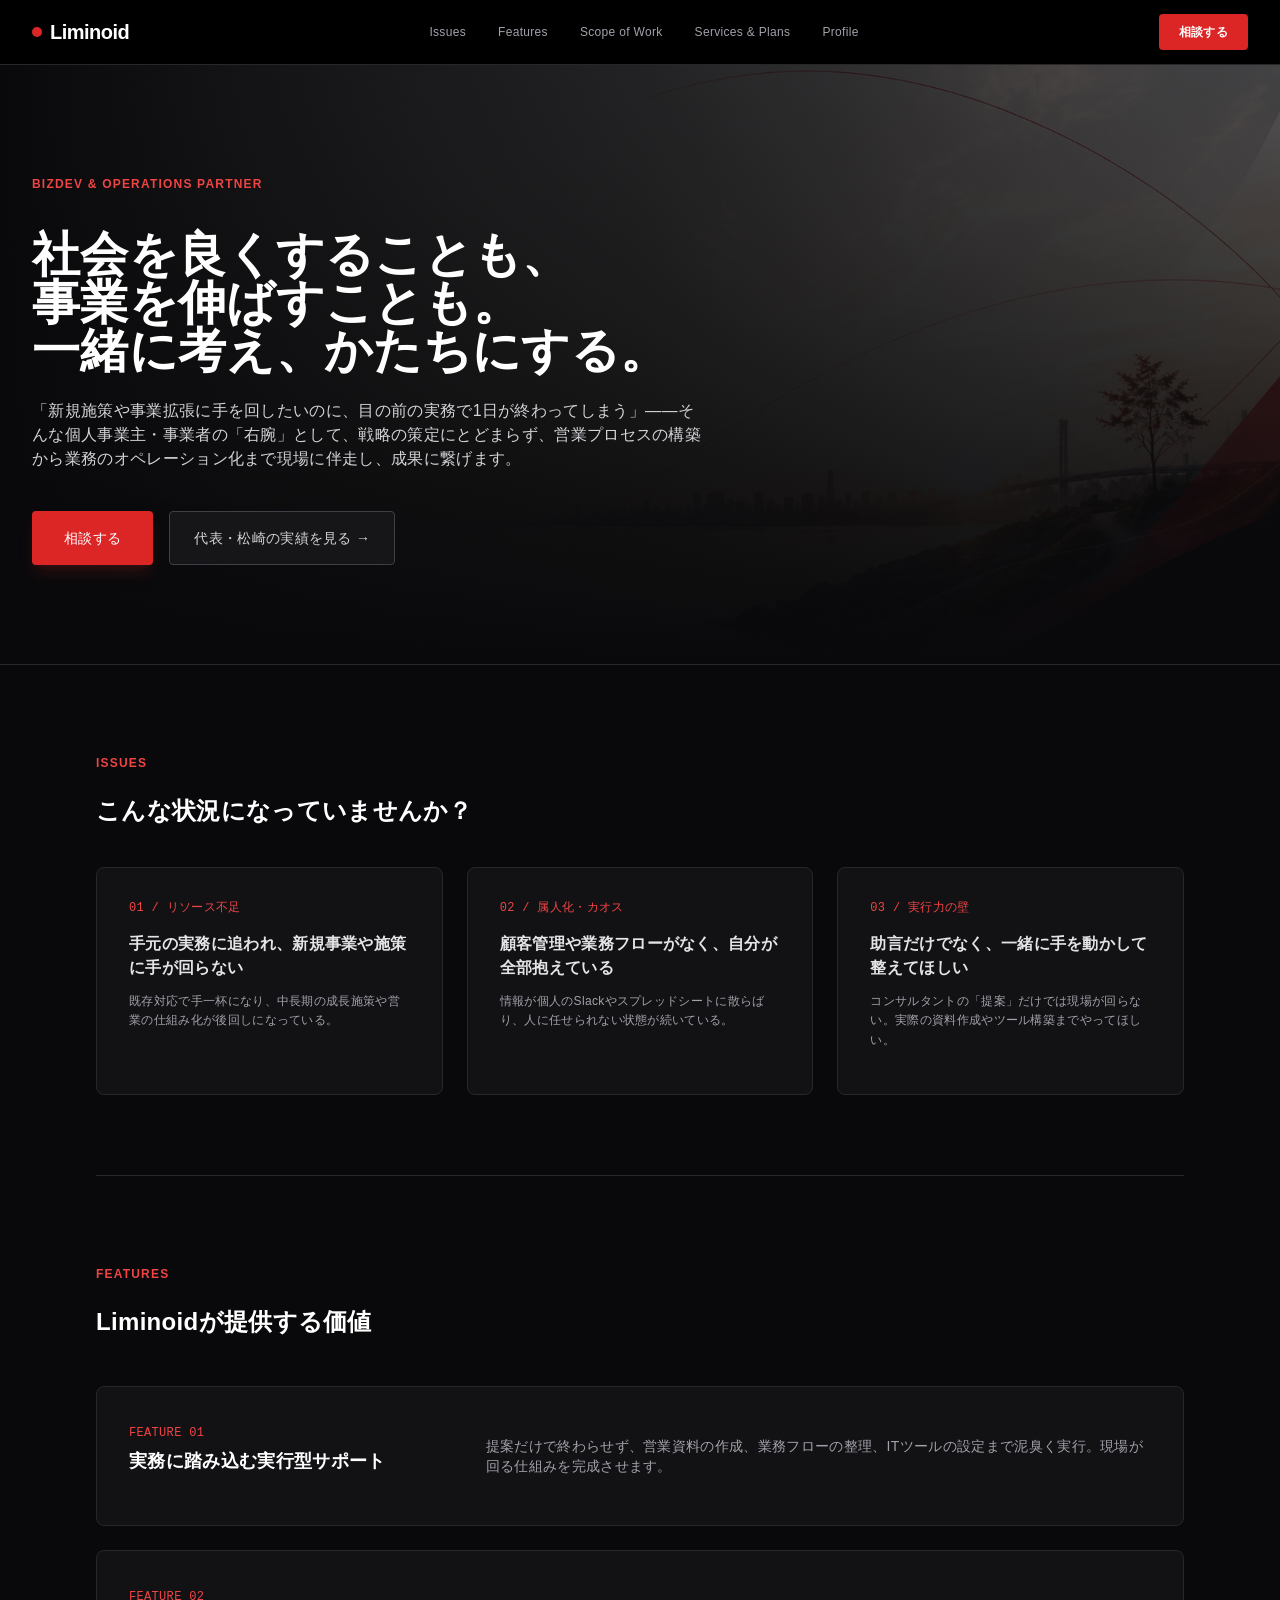
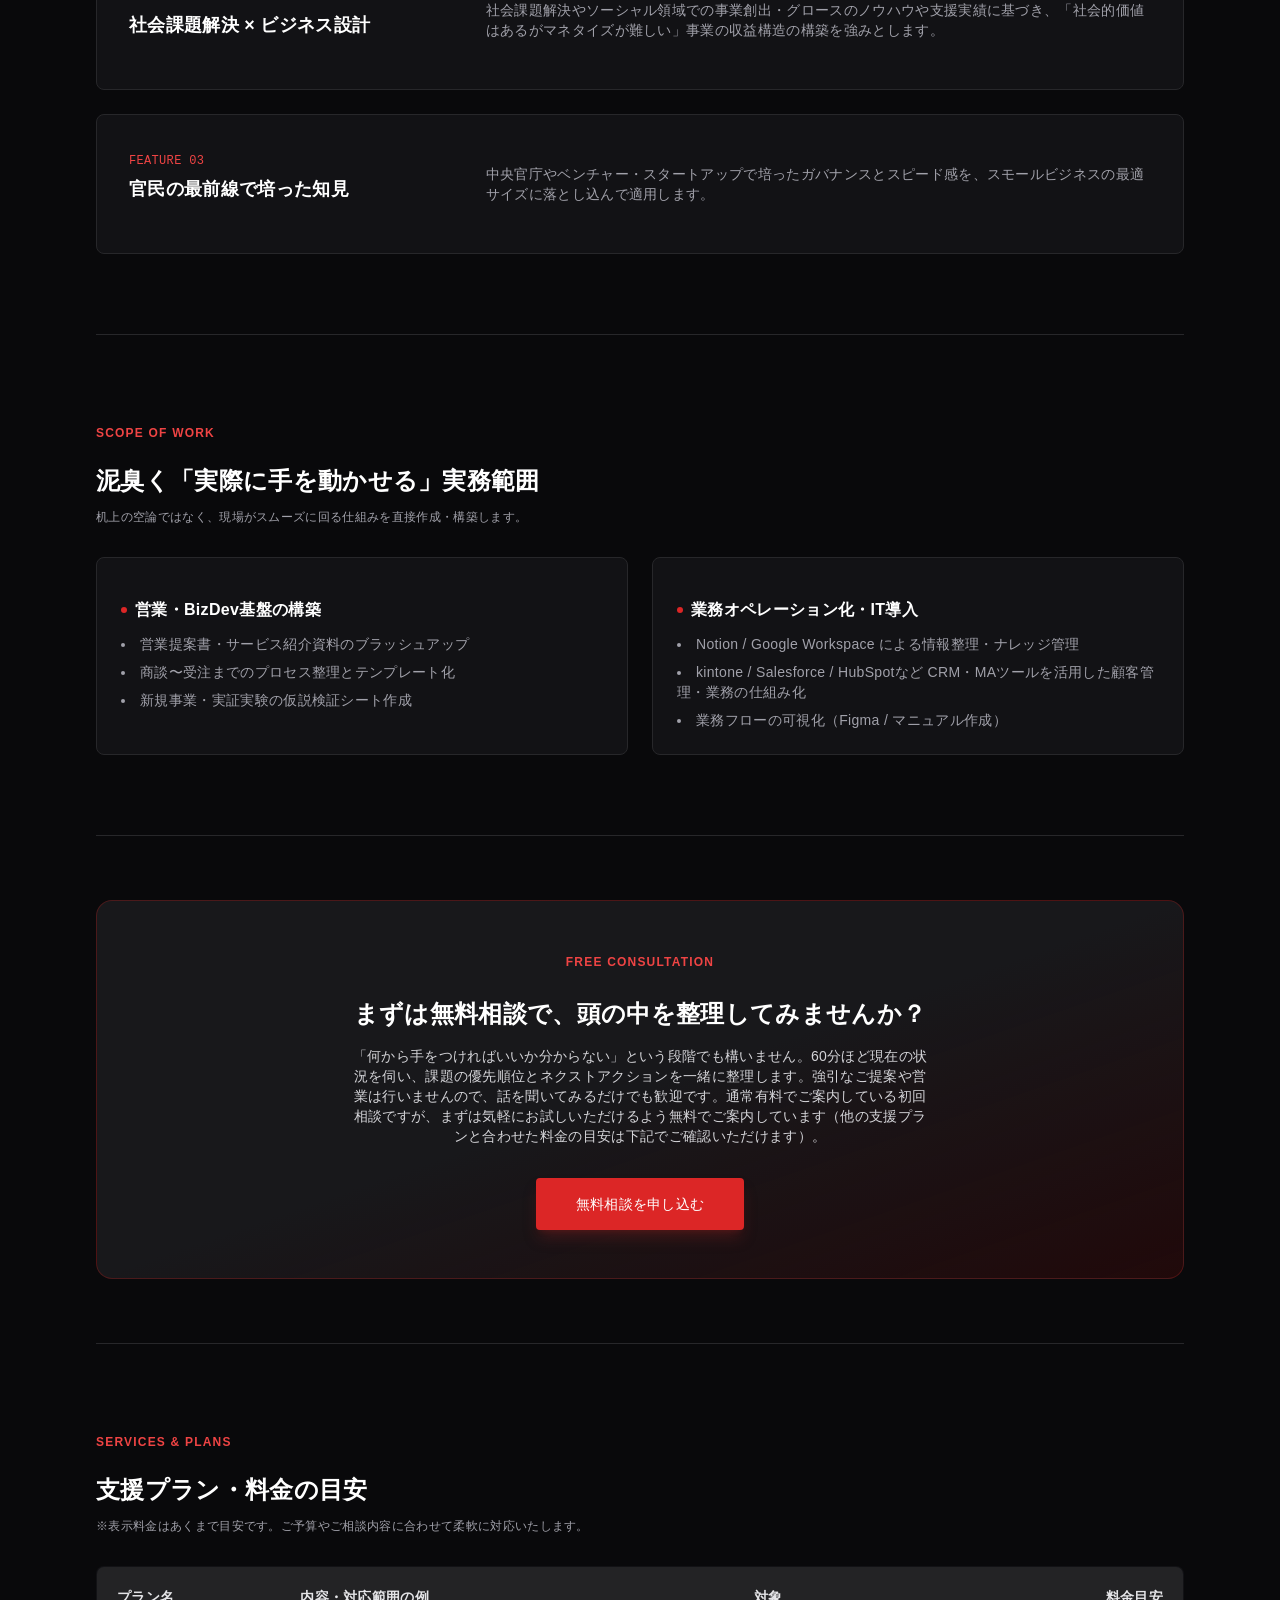
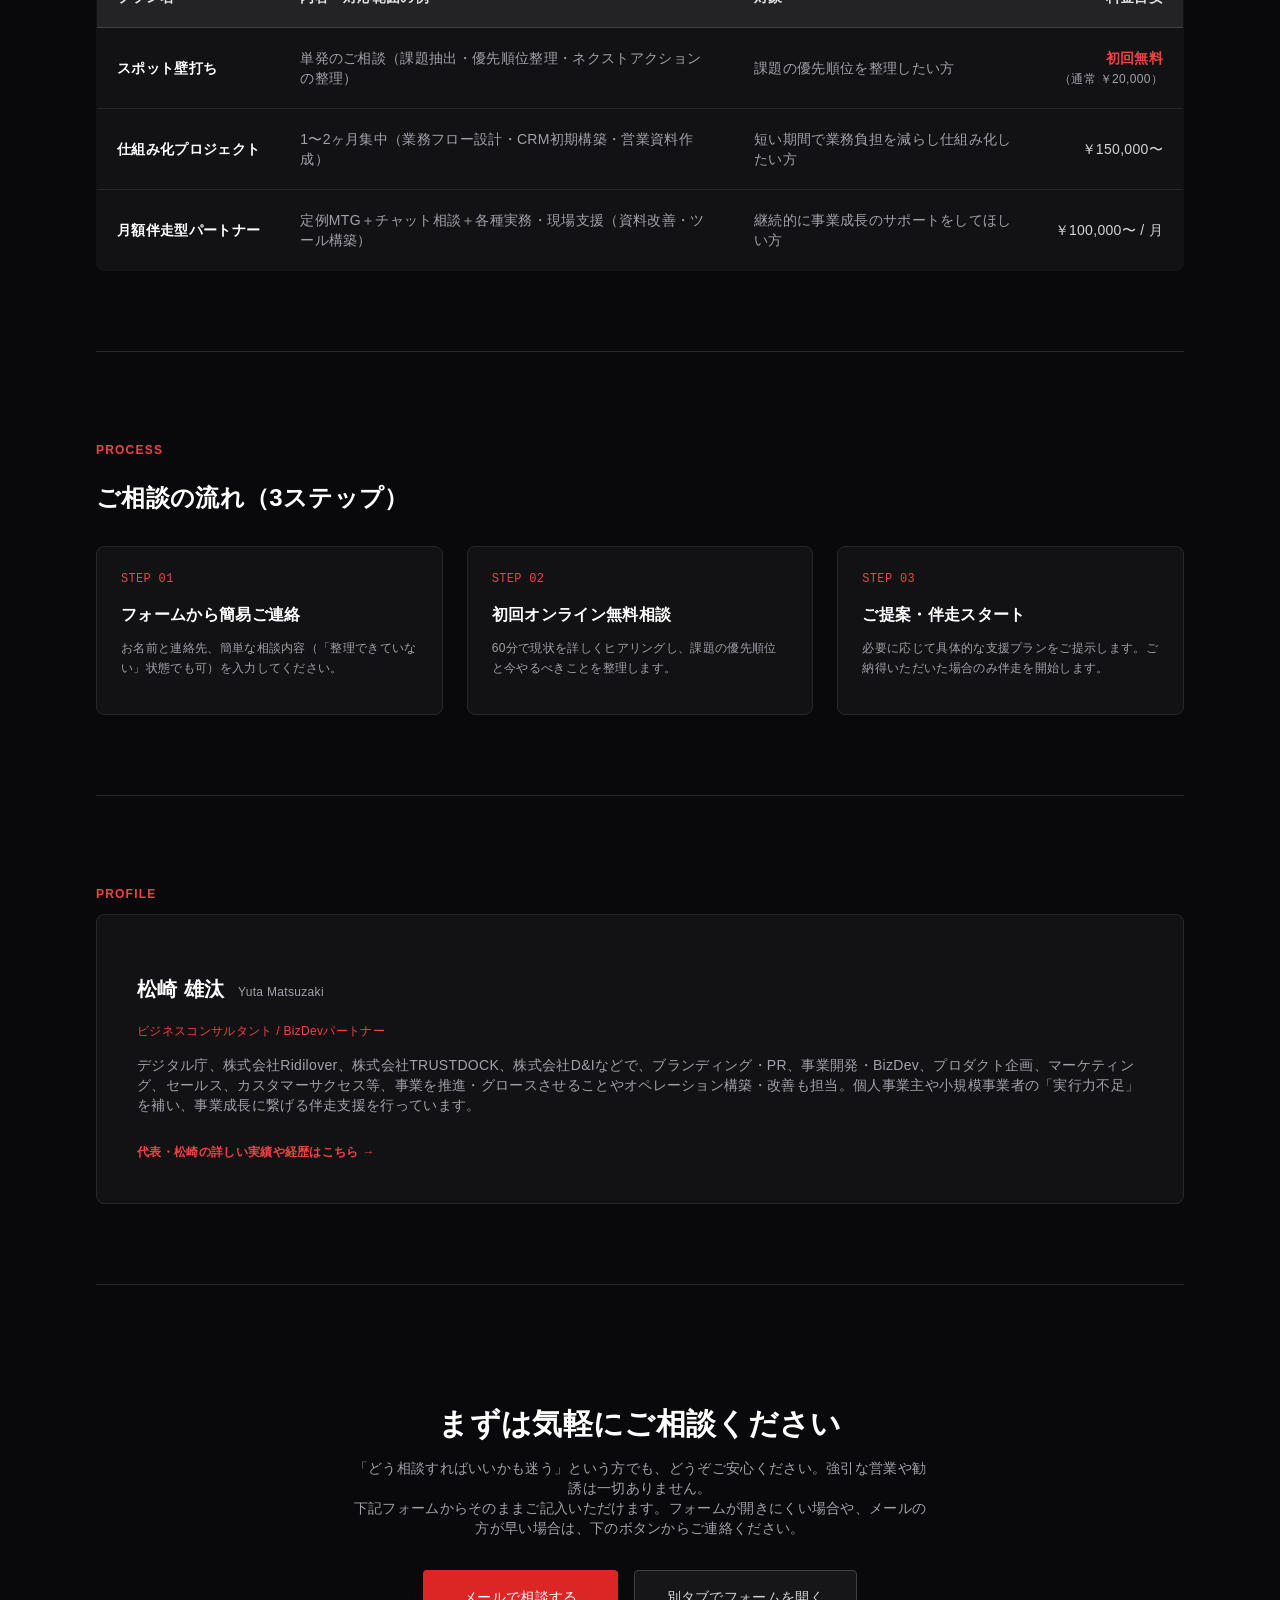
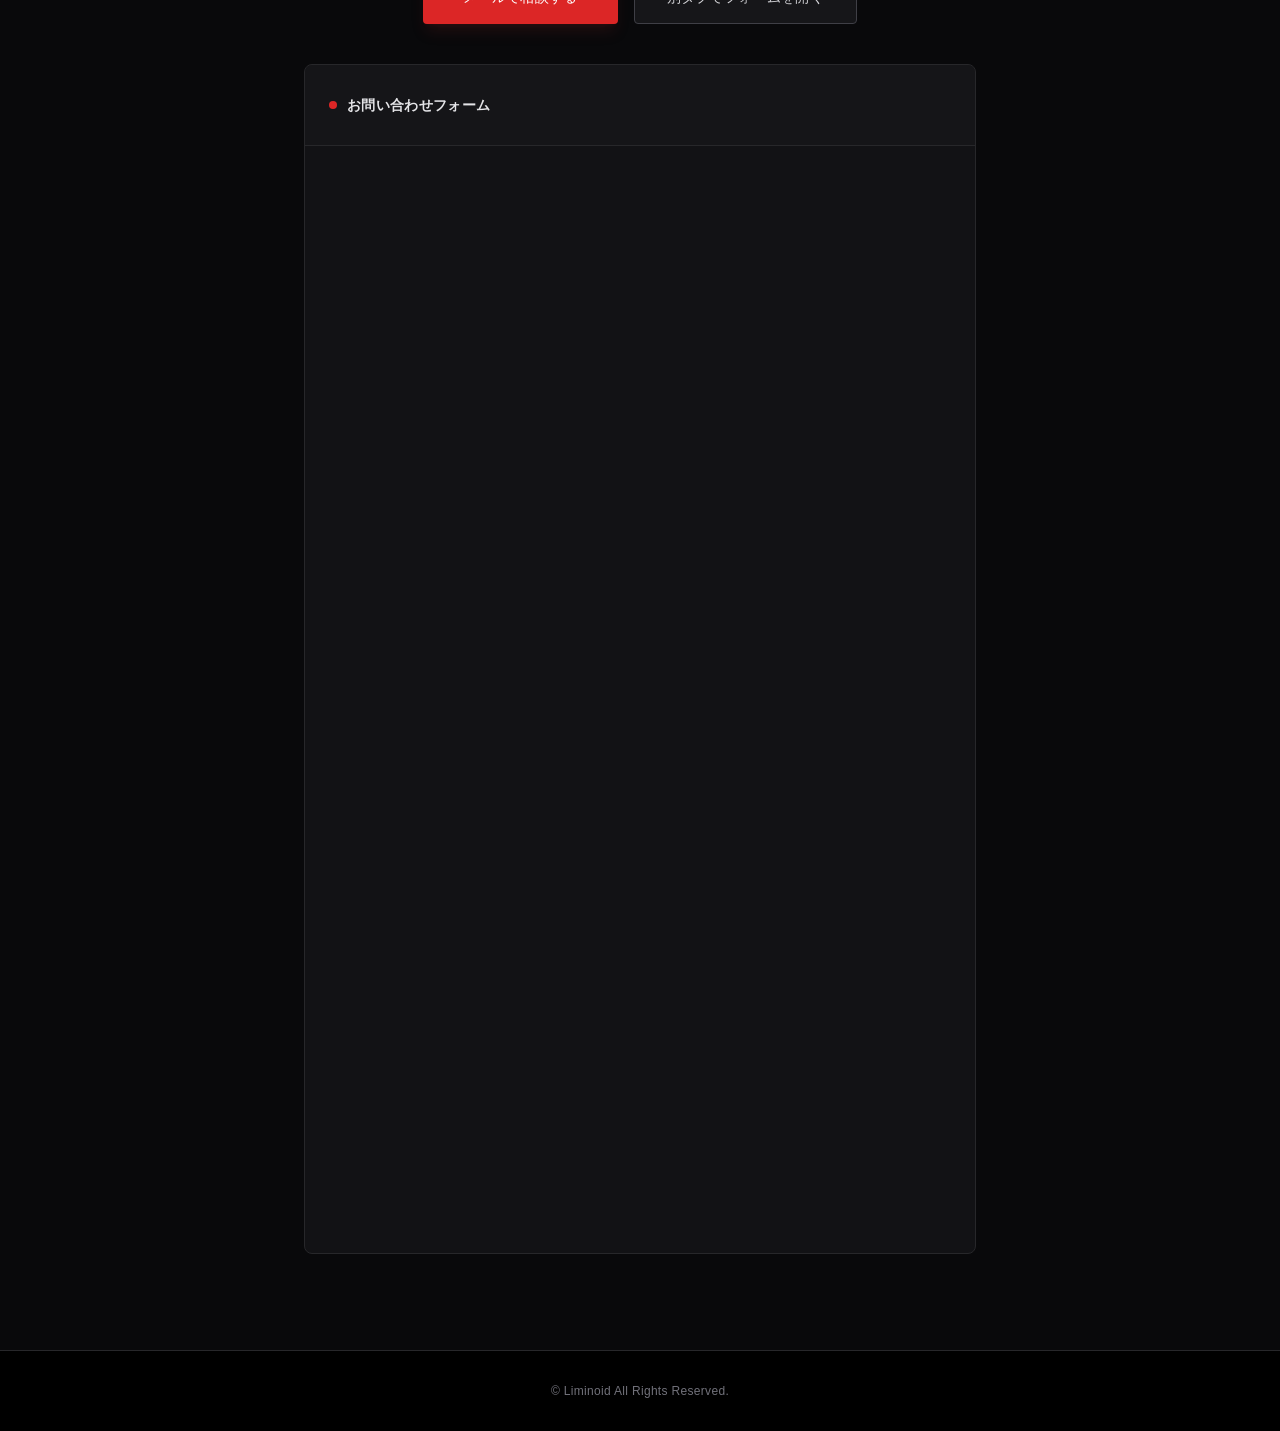
<file: index.html>
<!DOCTYPE html>
<html lang="ja" class="scroll-smooth">
<head>
    <meta charset="UTF-8">
    <meta name="viewport" content="width=device-width, initial-scale=1.0">
    <title>Liminoid | 事業開発・オペレーション伴走パートナー</title>
    <meta name="description" content="Liminoidは、個人事業主・小規模事業者の事業開発と業務仕組み化を伴走支援するBizDev＆オペレーションパートナーです。営業プロセスの構築から現場のオペレーション化まで、実行力不足を補い事業成長に繋げます。">
    <meta name="robots" content="index, follow">
    <link rel="canonical" href="https://liminoid.net/">

    <!-- OGP -->
    <meta property="og:type" content="website">
    <meta property="og:site_name" content="Liminoid">
    <meta property="og:title" content="Liminoid | 事業開発・オペレーション伴走パートナー">
    <meta property="og:description" content="個人事業主・小規模事業者の事業開発と業務仕組み化を伴走支援するBizDev＆オペレーションパートナー。営業プロセスの構築から現場のオペレーション化まで、実行力不足を補い事業成長に繋げます。">
    <meta property="og:url" content="https://liminoid.net/">
    <meta property="og:image" content="https://liminoid.net/hero-bg.png">
    <meta property="og:locale" content="ja_JP">

    <!-- Twitter Card -->
    <meta name="twitter:card" content="summary_large_image">
    <meta name="twitter:title" content="Liminoid | 事業開発・オペレーション伴走パートナー">
    <meta name="twitter:description" content="個人事業主・小規模事業者の事業開発と業務仕組み化を伴走支援するBizDev＆オペレーションパートナー。">
    <meta name="twitter:image" content="https://liminoid.net/hero-bg.png">

    <!-- 構造化データ（Organization + Person） -->
    <script type="application/ld+json">
    {
      "@context": "https://schema.org",
      "@type": "ProfessionalService",
      "name": "Liminoid",
      "url": "https://liminoid.net/",
      "description": "個人事業主・小規模事業者の事業開発と業務仕組み化を伴走支援するBizDev＆オペレーションパートナー。",
      "areaServed": "JP",
      "email": "yuta.matsuzaki@liminoid.net",
      "founder": {
        "@type": "Person",
        "name": "松崎雄汰",
        "alternateName": "Yuta Matsuzaki",
        "jobTitle": "ビジネスコンサルタント / BizDevパートナー",
        "url": "https://liminoid.net/profile.html",
        "worksFor": {
          "@type": "Organization",
          "name": "Liminoid"
        }
      }
    }
    </script>

    <link rel="stylesheet" href="./styles.css">
    <style>
        body { 
            font-family: -apple-system, BlinkMacSystemFont, "Segoe UI", Roboto, "Helvetica Neue", Arial, "Noto Sans JP", sans-serif;
            background-color: #09090b !important;
            color: #f4f4f5 !important;
            letter-spacing: 0.02em;
        }
        .bg-custom-card { background-color: #121215; }
        .border-custom { border-color: #27272a; }
        .text-accent-red { color: #ef4444; }
        .bg-accent-red { background-color: #dc2626; }
        .bg-accent-red:hover { background-color: #b91c1c; }
    </style>
</head>
<body class="antialiased selection:bg-red-600 selection:text-white">

    <!-- Header -->
    <header class="bg-black/90 backdrop-blur-md border-b border-custom sticky top-0 z-50">
        <div class="max-w-7xl mx-auto px-4 sm:px-6 lg:px-8 h-16 flex items-center justify-between">
            <a href="#" class="font-bold text-xl tracking-tight text-white flex items-center gap-2">
                <span class="w-2.5 h-2.5 bg-accent-red rounded-full inline-block"></span>Liminoid
            </a>

            <nav class="hidden md:flex items-center gap-8 text-xs text-zinc-400 font-medium">
                <a href="#issues" class="hover:text-white transition">Issues</a>
                <a href="#features" class="hover:text-white transition">Features</a>
                <a href="#scope" class="hover:text-white transition">Scope of Work</a>
                <a href="#services" class="hover:text-white transition">Services & Plans</a>
                <a href="#profile" class="hover:text-white transition">Profile</a>
            </nav>

            <a href="#contact" class="text-xs font-semibold bg-accent-red text-white px-4 sm:px-5 py-2 sm:py-2.5 rounded transition">
                相談する
            </a>
        </div>
    </header>

    <main class="w-full">

        <!-- Hero（メインコピーは現行維持／サブコピーで課題訴求を追加） -->
        <section class="relative w-full min-h-[380px] sm:min-h-[520px] md:min-h-[600px] flex items-center border-b border-custom overflow-hidden">
            <div class="absolute inset-0 z-0 bg-[#09090b]">
                <img src="./hero-bg.png" alt="Liminoid Key Visual" class="w-full h-full object-contain sm:object-cover object-center sm:object-right opacity-95 sm:opacity-80 filter contrast-105">
                <div class="absolute inset-0 bg-gradient-to-t sm:bg-gradient-to-r from-[#09090b] via-[#09090b]/70 sm:via-[#09090b]/80 md:via-[#09090b]/60 to-transparent"></div>
                <div class="absolute inset-0 bg-gradient-to-b from-[#09090b]/50 sm:from-[#09090b]/60 via-transparent to-[#09090b]"></div>
            </div>

            <div class="relative z-10 max-w-7xl mx-auto px-4 sm:px-6 lg:px-8 w-full py-12 sm:py-20 md:py-24">
                <div class="max-w-2xl">
                    <p class="text-xs font-semibold uppercase tracking-widest text-accent-red mb-3 sm:mb-4">BizDev & Operations Partner</p>
                    <h1 class="text-2xl sm:text-4xl md:text-5xl font-bold text-white leading-snug sm:leading-tight mb-4 sm:mb-6">
                        社会を良くすることも、<br class="hidden sm:inline">事業を伸ばすことも。<br>
                        一緒に考え、かたちにする。
                    </h1>
                    <p class="text-zinc-300 text-xs sm:text-base leading-relaxed mb-8 sm:mb-10">
                        「新規施策や事業拡張に手を回したいのに、目の前の実務で1日が終わってしまう」——そんな個人事業主・事業者の「右腕」として、戦略の策定にとどまらず、営業プロセスの構築から業務のオペレーション化まで現場に伴走し、成果に繋げます。
                    </p>
                    <div class="flex flex-col sm:flex-row gap-3 sm:gap-4">
                        <a href="#contact" class="inline-flex justify-center items-center bg-accent-red text-white font-medium text-xs sm:text-sm px-6 sm:px-8 py-3.5 sm:py-4 rounded transition shadow-lg shadow-red-900/30">
                            相談する
                        </a>
                        <a href="./profile.html" class="inline-flex justify-center items-center bg-zinc-900/90 border border-zinc-700 hover:bg-zinc-800 text-zinc-300 font-medium text-xs sm:text-sm px-5 sm:px-6 py-3.5 sm:py-4 rounded transition backdrop-blur-sm">
                            代表・松崎の実績を見る &rarr;
                        </a>
                    </div>
                </div>
            </div>
        </section>

        <div class="max-w-6xl mx-auto px-4 sm:px-6 lg:px-8">

            <!-- Issues -->
            <section id="issues" class="py-12 sm:py-20 border-b border-custom scroll-mt-16">
                <h2 class="text-xs font-semibold uppercase tracking-widest text-accent-red mb-2 sm:mb-3">Issues</h2>
                <p class="text-xl sm:text-2xl font-bold text-white mb-6 sm:mb-10">こんな状況になっていませんか？</p>

                <div class="grid md:grid-cols-3 gap-4 sm:gap-6">
                    <div class="p-5 sm:p-8 bg-custom-card border border-custom rounded-lg">
                        <span class="text-xs font-mono text-accent-red block mb-2 sm:mb-3">01 / リソース不足</span>
                        <p class="text-sm sm:text-base font-semibold text-zinc-200 leading-snug mb-2">手元の実務に追われ、新規事業や施策に手が回らない</p>
                        <p class="text-xs text-zinc-400 leading-relaxed">既存対応で手一杯になり、中長期の成長施策や営業の仕組み化が後回しになっている。</p>
                    </div>
                    <div class="p-5 sm:p-8 bg-custom-card border border-custom rounded-lg">
                        <span class="text-xs font-mono text-accent-red block mb-2 sm:mb-3">02 / 属人化・カオス</span>
                        <p class="text-sm sm:text-base font-semibold text-zinc-200 leading-snug mb-2">顧客管理や業務フローがなく、自分が全部抱えている</p>
                        <p class="text-xs text-zinc-400 leading-relaxed">情報が個人のSlackやスプレッドシートに散らばり、人に任せられない状態が続いている。</p>
                    </div>
                    <div class="p-5 sm:p-8 bg-custom-card border border-custom rounded-lg">
                        <span class="text-xs font-mono text-accent-red block mb-2 sm:mb-3">03 / 実行力の壁</span>
                        <p class="text-sm sm:text-base font-semibold text-zinc-200 leading-snug mb-2">助言だけでなく、一緒に手を動かして整えてほしい</p>
                        <p class="text-xs text-zinc-400 leading-relaxed">コンサルタントの「提案」だけでは現場が回らない。実際の資料作成やツール構築までやってほしい。</p>
                    </div>
                </div>
            </section>

            <!-- Features（現行版から復活：Liminoidらしさの核） -->
            <section id="features" class="py-12 sm:py-20 border-b border-custom scroll-mt-16">
                <h2 class="text-xs font-semibold uppercase tracking-widest text-accent-red mb-2 sm:mb-3">Features</h2>
                <p class="text-xl sm:text-2xl font-bold text-white mb-8 sm:mb-12">Liminoidが提供する価値</p>

                <div class="space-y-4 sm:space-y-6">
                    <div class="p-5 sm:p-8 bg-custom-card border border-custom rounded-lg flex flex-col md:flex-row md:items-center justify-between gap-3 sm:gap-6">
                        <div class="md:w-1/3">
                            <span class="text-xs font-mono text-accent-red">FEATURE 01</span>
                            <h3 class="text-base sm:text-lg font-bold text-white mt-1">実務に踏み込む実行型サポート</h3>
                        </div>
                        <p class="md:w-2/3 text-xs sm:text-sm text-zinc-400 leading-relaxed">
                            提案だけで終わらせず、営業資料の作成、業務フローの整理、ITツールの設定まで泥臭く実行。現場が回る仕組みを完成させます。
                        </p>
                    </div>

                    <div class="p-5 sm:p-8 bg-custom-card border border-custom rounded-lg flex flex-col md:flex-row md:items-center justify-between gap-3 sm:gap-6">
                        <div class="md:w-1/3">
                            <span class="text-xs font-mono text-accent-red">FEATURE 02</span>
                            <h3 class="text-base sm:text-lg font-bold text-white mt-1">社会課題解決 × ビジネス設計</h3>
                        </div>
                        <p class="md:w-2/3 text-xs sm:text-sm text-zinc-400 leading-relaxed">
                            社会課題解決やソーシャル領域での事業創出・グロースのノウハウや支援実績に基づき、「社会的価値はあるがマネタイズが難しい」事業の収益構造の構築を強みとします。
                        </p>
                    </div>

                    <div class="p-5 sm:p-8 bg-custom-card border border-custom rounded-lg flex flex-col md:flex-row md:items-center justify-between gap-3 sm:gap-6">
                        <div class="md:w-1/3">
                            <span class="text-xs font-mono text-accent-red">FEATURE 03</span>
                            <h3 class="text-base sm:text-lg font-bold text-white mt-1">官民の最前線で培った知見</h3>
                        </div>
                        <p class="md:w-2/3 text-xs sm:text-sm text-zinc-400 leading-relaxed">
                            中央官庁やベンチャー・スタートアップで培ったガバナンスとスピード感を、スモールビジネスの最適サイズに落とし込んで適用します。
                        </p>
                    </div>
                </div>
            </section>

            <!-- Scope of Work（改善案から採用：具体的な実務範囲） -->
            <section id="scope" class="py-12 sm:py-20 border-b border-custom scroll-mt-16">
                <h2 class="text-xs font-semibold uppercase tracking-widest text-accent-red mb-2 sm:mb-3">Scope of Work</h2>
                <p class="text-xl sm:text-2xl font-bold text-white mb-2">泥臭く「実際に手を動かせる」実務範囲</p>
                <p class="text-xs text-zinc-400 mb-8">机上の空論ではなく、現場がスムーズに回る仕組みを直接作成・構築します。</p>

                <div class="grid sm:grid-cols-2 gap-4 sm:gap-6">
                    <div class="p-6 bg-custom-card border border-custom rounded-lg">
                        <h3 class="text-base font-bold text-white mb-3 flex items-center gap-2">
                            <span class="w-1.5 h-1.5 bg-accent-red rounded-full"></span>営業・BizDev基盤の構築
                        </h3>
                        <ul class="text-xs sm:text-sm text-zinc-400 space-y-2 list-disc list-inside leading-relaxed">
                            <li>営業提案書・サービス紹介資料のブラッシュアップ</li>
                            <li>商談〜受注までのプロセス整理とテンプレート化</li>
                            <li>新規事業・実証実験の仮説検証シート作成</li>
                        </ul>
                    </div>

                    <div class="p-6 bg-custom-card border border-custom rounded-lg">
                        <h3 class="text-base font-bold text-white mb-3 flex items-center gap-2">
                            <span class="w-1.5 h-1.5 bg-accent-red rounded-full"></span>業務オペレーション化・IT導入
                        </h3>
                        <ul class="text-xs sm:text-sm text-zinc-400 space-y-2 list-disc list-inside leading-relaxed">
                            <li>Notion / Google Workspace による情報整理・ナレッジ管理</li>
                            <li>kintone / Salesforce / HubSpotなど CRM・MAツールを活用した顧客管理・業務の仕組み化</li>
                            <li>業務フローの可視化（Figma / マニュアル作成）</li>
                        </ul>
                    </div>
                </div>
            </section>

            <!-- Free Consultation（専用ブロック：料金表の「初回無料」とは役割分担で併存） -->
            <section id="free-consultation" class="py-12 sm:py-16 border-b border-custom scroll-mt-16">
                <div class="p-8 sm:p-12 bg-gradient-to-br from-zinc-900 via-zinc-900 to-red-950/40 border border-red-900/50 rounded-2xl text-center">
                    <span class="text-xs font-semibold uppercase tracking-widest text-accent-red mb-2 inline-block">Free Consultation</span>
                    <h2 class="text-xl sm:text-2xl font-bold text-white mb-4">まずは無料相談で、頭の中を整理してみませんか？</h2>
                    <p class="text-xs sm:text-sm text-zinc-300 leading-relaxed max-w-xl mx-auto mb-8">
                        「何から手をつければいいか分からない」という段階でも構いません。60分ほど現在の状況を伺い、課題の優先順位とネクストアクションを一緒に整理します。強引なご提案や営業は行いませんので、話を聞いてみるだけでも歓迎です。通常有料でご案内している初回相談ですが、まずは気軽にお試しいただけるよう無料でご案内しています（他の支援プランと合わせた料金の目安は下記でご確認いただけます）。
                    </p>
                    <a href="#contact" class="inline-block bg-accent-red text-white font-medium text-xs sm:text-sm px-10 py-4 rounded transition shadow-lg shadow-red-900/40">
                        無料相談を申し込む
                    </a>
                </div>
            </section>

            <!-- Services & Plans -->
            <section id="services" class="py-12 sm:py-20 border-b border-custom scroll-mt-16">
                <h2 class="text-xs font-semibold uppercase tracking-widest text-accent-red mb-2 sm:mb-3">Services & Plans</h2>
                <p class="text-xl sm:text-2xl font-bold text-white mb-1 sm:mb-2">支援プラン・料金の目安</p>
                <p class="text-xs text-zinc-400 mb-6 sm:mb-8">※表示料金はあくまで目安です。ご予算やご相談内容に合わせて柔軟に対応いたします。</p>

                <div class="overflow-x-auto -mx-4 px-4 sm:mx-0 sm:px-0">
                    <table class="w-full min-w-[600px] sm:min-w-full text-left text-xs sm:text-sm border-collapse bg-custom-card border border-custom rounded-lg overflow-hidden">
                        <thead>
                            <tr class="bg-zinc-800/80 text-zinc-200 border-b border-zinc-700 font-semibold">
                                <th class="p-3.5 sm:p-5">プラン名</th>
                                <th class="p-3.5 sm:p-5">内容・対応範囲の例</th>
                                <th class="p-3.5 sm:p-5">対象</th>
                                <th class="p-3.5 sm:p-5 text-right">料金目安</th>
                            </tr>
                        </thead>
                        <tbody class="divide-y divide-zinc-800 text-zinc-300">
                            <tr>
                                <td class="p-3.5 sm:p-5 font-bold text-white whitespace-nowrap">スポット壁打ち</td>
                                <td class="p-3.5 sm:p-5 text-zinc-400">単発のご相談（課題抽出・優先順位整理・ネクストアクションの整理）</td>
                                <td class="p-3.5 sm:p-5 text-zinc-400">課題の優先順位を整理したい方</td>
                                <td class="p-3.5 sm:p-5 text-right font-medium whitespace-nowrap">
                                    <span class="text-accent-red font-bold">初回無料</span><br>
                                    <span class="text-[10px] sm:text-xs text-zinc-400">（通常 ￥20,000）</span>
                                </td>
                            </tr>
                            <tr>
                                <td class="p-3.5 sm:p-5 font-bold text-white whitespace-nowrap">仕組み化プロジェクト</td>
                                <td class="p-3.5 sm:p-5 text-zinc-400">1〜2ヶ月集中（業務フロー設計・CRM初期構築・営業資料作成）</td>
                                <td class="p-3.5 sm:p-5 text-zinc-400">短い期間で業務負担を減らし仕組み化したい方</td>
                                <td class="p-3.5 sm:p-5 text-right font-medium whitespace-nowrap">￥150,000〜</td>
                            </tr>
                            <tr>
                                <td class="p-3.5 sm:p-5 font-bold text-white whitespace-nowrap">月額伴走型パートナー</td>
                                <td class="p-3.5 sm:p-5 text-zinc-400">定例MTG＋チャット相談＋各種実務・現場支援（資料改善・ツール構築）</td>
                                <td class="p-3.5 sm:p-5 text-zinc-400">継続的に事業成長のサポートをしてほしい方</td>
                                <td class="p-3.5 sm:p-5 text-right font-medium whitespace-nowrap">￥100,000〜 / 月</td>
                            </tr>
                        </tbody>
                    </table>
                </div>
            </section>

            <!-- Process（改善案から採用：心理的ハードルを下げる3ステップ） -->
            <section id="flow" class="py-12 sm:py-20 border-b border-custom scroll-mt-16">
                <h2 class="text-xs font-semibold uppercase tracking-widest text-accent-red mb-2 sm:mb-3">Process</h2>
                <p class="text-xl sm:text-2xl font-bold text-white mb-8">ご相談の流れ（3ステップ）</p>

                <div class="grid md:grid-cols-3 gap-6">
                    <div class="p-6 bg-custom-card border border-custom rounded-lg">
                        <span class="text-xs font-mono text-accent-red block mb-2">STEP 01</span>
                        <h3 class="text-base font-bold text-white mb-2">フォームから簡易ご連絡</h3>
                        <p class="text-xs text-zinc-400 leading-relaxed">お名前と連絡先、簡単な相談内容（「整理できていない」状態でも可）を入力してください。</p>
                    </div>
                    <div class="p-6 bg-custom-card border border-custom rounded-lg">
                        <span class="text-xs font-mono text-accent-red block mb-2">STEP 02</span>
                        <h3 class="text-base font-bold text-white mb-2">初回オンライン無料相談</h3>
                        <p class="text-xs text-zinc-400 leading-relaxed">60分で現状を詳しくヒアリングし、課題の優先順位と今やるべきことを整理します。</p>
                    </div>
                    <div class="p-6 bg-custom-card border border-custom rounded-lg">
                        <span class="text-xs font-mono text-accent-red block mb-2">STEP 03</span>
                        <h3 class="text-base font-bold text-white mb-2">ご提案・伴走スタート</h3>
                        <p class="text-xs text-zinc-400 leading-relaxed">必要に応じて具体的な支援プランをご提示します。ご納得いただいた場合のみ伴走を開始します。</p>
                    </div>
                </div>
            </section>

            <!-- Profile -->
            <section id="profile" class="py-12 sm:py-20 border-b border-custom scroll-mt-16">
                <h2 class="text-xs font-semibold uppercase tracking-widest text-accent-red mb-2 sm:mb-3">Profile</h2>
                <div class="p-5 sm:p-8 md:p-10 bg-custom-card border border-custom rounded-lg">
                    <div class="flex flex-col sm:flex-row items-start gap-4 sm:gap-6">
                        <div>
                            <h3 class="text-lg sm:text-xl font-bold text-white">松崎 雄汰 <span class="text-xs font-normal text-zinc-400 ml-2">Yuta Matsuzaki</span></h3>
                            <p class="text-xs text-accent-red mt-1 mb-3 sm:mb-4">ビジネスコンサルタント / BizDevパートナー</p>
                            <p class="text-xs sm:text-sm text-zinc-400 leading-relaxed mb-5 sm:mb-6">
                                デジタル庁、株式会社Ridilover、株式会社TRUSTDOCK、株式会社D&Iなどで、ブランディング・PR、事業開発・BizDev、プロダクト企画、マーケティング、セールス、カスタマーサクセス等、事業を推進・グロースさせることやオペレーション構築・改善も担当。個人事業主や小規模事業者の「実行力不足」を補い、事業成長に繋げる伴走支援を行っています。
                            </p>
                            <a href="./profile.html" class="inline-flex items-center text-xs font-semibold text-accent-red hover:underline transition">
                                代表・松崎の詳しい実績や経歴はこちら &rarr;
                            </a>
                        </div>
                    </div>
                </div>
            </section>

            <!-- Contact CTA（現行版の三重導線に復元：mailto＋埋め込みフォーム＋別タブ） -->
            <section id="contact" class="py-16 sm:py-24 text-center scroll-mt-16">
                <h2 class="text-xl sm:text-3xl font-bold text-white mb-3 sm:mb-4">まずは気軽にご相談ください</h2>
                <p class="text-xs sm:text-sm text-zinc-400 leading-relaxed mb-6 sm:mb-8 max-w-xl mx-auto">
                    「どう相談すればいいかも迷う」という方でも、どうぞご安心ください。強引な営業や勧誘は一切ありません。<br>
                    下記フォームからそのままご記入いただけます。フォームが開きにくい場合や、メールの方が早い場合は、下のボタンからご連絡ください。
                </p>

                <div class="flex flex-col sm:flex-row justify-center gap-3 sm:gap-4 mb-8 sm:mb-10">
                    <a href="mailto:yuta.matsuzaki@liminoid.net?subject=Liminoid%E3%81%B8%E3%81%AE%E3%81%94%E7%9B%B8%E8%AB%87&body=%E3%83%BB%E3%81%94%E7%9B%B8%E8%AB%87%E5%86%85%E5%AE%B9%EF%BC%9A%0D%0A%E3%83%BB%E3%81%94%E5%B8%8C%E6%9C%9B%E3%81%AE%E3%81%94%E9%80%A3%E7%B5%A1%E6%89%8B%E6%AE%B5%EF%BC%9A%0D%0A" class="inline-flex justify-center items-center bg-accent-red text-white font-medium text-xs sm:text-sm px-8 sm:px-10 py-3.5 sm:py-4 rounded transition shadow-lg shadow-red-900/20">
                        メールで相談する
                    </a>
                    <a href="https://docs.google.com/forms/d/e/1FAIpQLSdIhC3uU81O7S1920A4oGcMVbda0xGIZozv6_M5hZu2JA155Q/viewform" target="_blank" rel="noopener noreferrer" class="inline-flex justify-center items-center bg-zinc-900/90 border border-zinc-700 hover:bg-zinc-800 text-zinc-300 font-medium text-xs sm:text-sm px-6 sm:px-8 py-3.5 sm:py-4 rounded transition">
                        別タブでフォームを開く
                    </a>
                </div>

                <div class="max-w-2xl mx-auto bg-custom-card border border-custom rounded-lg overflow-hidden">
                    <div class="border-b border-custom bg-zinc-900/60 px-5 sm:px-6 py-3 sm:py-4 flex items-center gap-2.5 text-left">
                        <span class="w-2 h-2 bg-accent-red rounded-full inline-block shrink-0"></span>
                        <p class="text-xs sm:text-sm font-semibold text-zinc-200 tracking-wide">お問い合わせフォーム</p>
                    </div>
                    <iframe
                        src="https://docs.google.com/forms/d/e/1FAIpQLSdIhC3uU81O7S1920A4oGcMVbda0xGIZozv6_M5hZu2JA155Q/viewform?embedded=true"
                        title="Liminoid 問い合わせフォーム"
                        class="w-full"
                        style="height: 1100px; border: 0;"
                        loading="lazy">
                        読み込んでいます…
                    </iframe>
                </div>
            </section>

        </div>
    </main>

    <!-- Footer -->
    <footer class="border-t border-custom py-8 bg-black">
        <div class="max-w-7xl mx-auto px-4 text-center text-xs text-zinc-500">
            &copy; Liminoid All Rights Reserved.
        </div>
    </footer>

</body>
</html>
</file>
<file: styles.css>
/* =========================================================
   Liminoid TOPページ 本番用スタイルシート
   Tailwind CDN(ランタイムJIT)の代わりに、このページで実際に
   使用しているユーティリティクラスのみを静的CSS化したものです。
   （このサンドボックス環境はnpmレジストリへのアクセスが
   許可されていないため、公式Tailwind CLIでのビルドが実行できず、
   使用クラスを抽出したうえで手動生成しています。素のTailwind CLI/
   PostCSSが使える環境であれば、同じ内容を
   `npx tailwindcss -i input.css -o styles.css --content index.html --minify`
   で置き換え可能です）
   ========================================================= */

/* ---------- Reset (最低限) ---------- */
*, ::before, ::after { box-sizing: border-box; border-width: 0; border-style: solid; border-color: currentColor; }
html { line-height: 1.5; -webkit-text-size-adjust: 100%; }
body { margin: 0; }
table { border-collapse: collapse; }
img { display: block; max-width: 100%; height: auto; }
a { color: inherit; text-decoration: inherit; }
button { font: inherit; }
ul { margin: 0; padding: 0; }

/* ---------- Layout ---------- */
.relative { position: relative; }
.absolute { position: absolute; }
.sticky { position: sticky; }
.inset-0 { top: 0; right: 0; bottom: 0; left: 0; }
.top-0 { top: 0; }
.z-0 { z-index: 0; }
.z-10 { z-index: 10; }
.z-50 { z-index: 50; }
.overflow-hidden { overflow: hidden; }
.overflow-x-auto { overflow-x: auto; }
.block { display: block; }
.inline-block { display: inline-block; }
.hidden { display: none; }
.flex { display: flex; }
.inline-flex { display: inline-flex; }
.grid { display: grid; }
.flex-col { flex-direction: column; }
.items-center { align-items: center; }
.items-start { align-items: flex-start; }
.justify-center { justify-content: center; }
.justify-between { justify-content: space-between; }
.shrink-0 { flex-shrink: 0; }
.w-full { width: 100%; }
.h-full { height: 100%; }
.h-16 { height: 4rem; }
.h-2 { height: 0.5rem; }
.h-2\.5 { height: 0.625rem; }
.h-1\.5 { height: 0.375rem; }
.w-2 { width: 0.5rem; }
.w-2\.5 { width: 0.625rem; }
.w-1\.5 { width: 0.375rem; }
.min-h-\[380px\] { min-height: 380px; }
.min-h-\[440px\] { min-height: 440px; }
.min-w-\[600px\] { min-width: 600px; }
.max-w-2xl { max-width: 42rem; }
.max-w-6xl { max-width: 72rem; }
.max-w-7xl { max-width: 80rem; }
.max-w-xl { max-width: 36rem; }
.mx-auto { margin-left: auto; margin-right: auto; }
.-mx-4 { margin-left: -1rem; margin-right: -1rem; }
.ml-2 { margin-left: 0.5rem; }
.mt-1 { margin-top: 0.25rem; }
.mb-1 { margin-bottom: 0.25rem; }
.mb-2 { margin-bottom: 0.5rem; }
.mb-3 { margin-bottom: 0.75rem; }
.mb-4 { margin-bottom: 1rem; }
.mb-5 { margin-bottom: 1.25rem; }
.mb-6 { margin-bottom: 1.5rem; }
.mb-8 { margin-bottom: 2rem; }
.p-3\.5 { padding: 0.875rem; }
.p-5 { padding: 1.25rem; }
.p-6 { padding: 1.5rem; }
.p-8 { padding: 2rem; }
.px-4 { padding-left: 1rem; padding-right: 1rem; }
.px-5 { padding-left: 1.25rem; padding-right: 1.25rem; }
.px-6 { padding-left: 1.5rem; padding-right: 1.5rem; }
.px-8 { padding-left: 2rem; padding-right: 2rem; }
.px-10 { padding-left: 2.5rem; padding-right: 2.5rem; }
.py-2 { padding-top: 0.5rem; padding-bottom: 0.5rem; }
.py-3 { padding-top: 0.75rem; padding-bottom: 0.75rem; }
.py-3\.5 { padding-top: 0.875rem; padding-bottom: 0.875rem; }
.py-4 { padding-top: 1rem; padding-bottom: 1rem; }
.py-8 { padding-top: 2rem; padding-bottom: 2rem; }
.py-12 { padding-top: 3rem; padding-bottom: 3rem; }
.py-16 { padding-top: 4rem; padding-bottom: 4rem; }
.gap-2 { gap: 0.5rem; }
.gap-2\.5 { gap: 0.625rem; }
.gap-3 { gap: 0.75rem; }
.gap-4 { gap: 1rem; }
.gap-6 { gap: 1.5rem; }
.gap-8 { gap: 2rem; }
.space-y-2 > :not([hidden]) ~ :not([hidden]) { margin-top: 0.5rem; }
.space-y-4 > :not([hidden]) ~ :not([hidden]) { margin-top: 1rem; }
.divide-y > :not([hidden]) ~ :not([hidden]) { border-top-width: 1px; }
.divide-zinc-800 > :not([hidden]) ~ :not([hidden]) { border-color: #27272a; }

/* ---------- Typography ---------- */
.antialiased { -webkit-font-smoothing: antialiased; }
.text-xs { font-size: 0.75rem; line-height: 1rem; }
.text-\[10px\] { font-size: 10px; line-height: 1rem; }
.text-sm { font-size: 0.875rem; line-height: 1.25rem; }
.text-base { font-size: 1rem; line-height: 1.5rem; }
.text-lg { font-size: 1.125rem; line-height: 1.75rem; }
.text-xl { font-size: 1.25rem; line-height: 1.75rem; }
.text-2xl { font-size: 1.5rem; line-height: 2rem; }
.text-3xl { font-size: 1.875rem; line-height: 2.25rem; }
.font-normal { font-weight: 400; }
.font-medium { font-weight: 500; }
.font-semibold { font-weight: 600; }
.font-bold { font-weight: 700; }
.font-mono { font-family: ui-monospace, SFMono-Regular, Menlo, monospace; }
.uppercase { text-transform: uppercase; }
.text-left { text-align: left; }
.text-center { text-align: center; }
.text-right { text-align: right; }
.leading-snug { line-height: 1.375; }
.leading-relaxed { line-height: 1.625; }
.tracking-tight { letter-spacing: -0.025em; }
.tracking-wide { letter-spacing: 0.025em; }
.tracking-widest { letter-spacing: 0.1em; }
.whitespace-nowrap { white-space: nowrap; }
.list-disc { list-style-type: disc; }
.list-inside { list-style-position: inside; }

/* ---------- Colors ---------- */
.text-white { color: #fff; }
.text-zinc-200 { color: #e4e4e7; }
.text-zinc-300 { color: #d4d4d8; }
.text-zinc-400 { color: #a1a1aa; }
.text-zinc-500 { color: #71717a; }
.bg-black { background-color: #000; }
.bg-black\/90 { background-color: rgba(0,0,0,0.9); }
.bg-\[\#09090b\] { background-color: #09090b; }
.bg-zinc-800\/80 { background-color: rgba(39,39,42,0.8); }
.bg-zinc-900\/60 { background-color: rgba(24,24,27,0.6); }
.bg-zinc-900\/90 { background-color: rgba(24,24,27,0.9); }
.border-zinc-700 { border-color: #3f3f46; }
.border-red-900\/50 { border-color: rgba(127,29,29,0.5); }

/* ---------- Borders / Radius ---------- */
.border { border-width: 1px; }
.border-t { border-top-width: 1px; }
.border-b { border-bottom-width: 1px; }
.border-collapse { border-collapse: collapse; }
.rounded { border-radius: 0.25rem; }
.rounded-lg { border-radius: 0.5rem; }
.rounded-2xl { border-radius: 1rem; }
.rounded-full { border-radius: 9999px; }

/* ---------- Effects ---------- */
.opacity-95 { opacity: 0.95; }
.shadow-lg { box-shadow: 0 10px 15px -3px rgba(0,0,0,0.3), 0 4px 6px -4px rgba(0,0,0,0.3); }
.shadow-red-900\/20 { --tw-shadow-color: rgba(127,29,29,0.2); box-shadow: 0 10px 15px -3px var(--tw-shadow-color), 0 4px 6px -4px var(--tw-shadow-color); }
.shadow-red-900\/30 { --tw-shadow-color: rgba(127,29,29,0.3); box-shadow: 0 10px 15px -3px var(--tw-shadow-color), 0 4px 6px -4px var(--tw-shadow-color); }
.shadow-red-900\/40 { --tw-shadow-color: rgba(127,29,29,0.4); box-shadow: 0 10px 15px -3px var(--tw-shadow-color), 0 4px 6px -4px var(--tw-shadow-color); }
.backdrop-blur-sm { backdrop-filter: blur(4px); }
.backdrop-blur-md { backdrop-filter: blur(12px); }
.filter { filter: var(--tw-contrast, none); }
.contrast-105 { --tw-contrast: contrast(1.05); filter: contrast(1.05); }
.transition { transition-property: color, background-color, border-color, box-shadow, opacity, transform; transition-duration: 150ms; transition-timing-function: cubic-bezier(0.4,0,0.2,1); }
.scroll-smooth { scroll-behavior: smooth; }
.scroll-mt-16 { scroll-margin-top: 4rem; }
::selection { background-color: #dc2626; color: #fff; }

/* ---------- Object fit / position ---------- */
.object-contain { object-fit: contain; }
.object-cover { object-fit: cover; }
.object-center { object-position: center; }

/* ---------- Gradients ---------- */
.bg-gradient-to-t { background-image: linear-gradient(to top, var(--tw-gradient-stops)); }
.bg-gradient-to-b { background-image: linear-gradient(to bottom, var(--tw-gradient-stops)); }
.bg-gradient-to-r { background-image: linear-gradient(to right, var(--tw-gradient-stops)); }
.bg-gradient-to-br { background-image: linear-gradient(to bottom right, var(--tw-gradient-stops)); }
.from-\[\#09090b\] { --tw-gradient-from: #09090b; --tw-gradient-stops: var(--tw-gradient-from), var(--tw-gradient-to, rgba(9,9,11,0)); }
.from-\[\#09090b\]\/50 { --tw-gradient-from: rgba(9,9,11,0.5); --tw-gradient-stops: var(--tw-gradient-from), var(--tw-gradient-to, rgba(9,9,11,0)); }
.from-zinc-900 { --tw-gradient-from: #18181b; --tw-gradient-stops: var(--tw-gradient-from), var(--tw-gradient-to, rgba(24,24,27,0)); }
.via-\[\#09090b\]\/70 { --tw-gradient-stops: var(--tw-gradient-from, rgba(9,9,11,0)), rgba(9,9,11,0.7), var(--tw-gradient-to, rgba(9,9,11,0)); }
.via-transparent { --tw-gradient-stops: var(--tw-gradient-from, transparent), transparent, var(--tw-gradient-to, transparent); }
.via-zinc-900 { --tw-gradient-stops: var(--tw-gradient-from, rgba(24,24,27,0)), #18181b, var(--tw-gradient-to, rgba(24,24,27,0)); }
.to-\[\#09090b\] { --tw-gradient-to: #09090b; }
.to-red-950\/40 { --tw-gradient-to: rgba(69,10,10,0.4); }
.to-transparent { --tw-gradient-to: transparent; }

/* ---------- Hover ---------- */
.hover\:bg-zinc-800:hover { background-color: #27272a; }
.hover\:text-white:hover { color: #fff; }
.hover\:underline:hover { text-decoration: underline; }

/* =========================================================
   Responsive: sm (>=640px)
   ========================================================= */
@media (min-width: 640px) {
  .sm\:inline { display: inline; }
  .sm\:flex-row { flex-direction: row; }
  .sm\:grid-cols-2 { grid-template-columns: repeat(2, minmax(0, 1fr)); }
  .sm\:min-h-\[520px\] { min-height: 520px; }
  .sm\:min-w-full { min-width: 100%; }
  .sm\:mx-0 { margin-left: 0; margin-right: 0; }
  .sm\:gap-4 { gap: 1rem; }
  .sm\:gap-6 { gap: 1.5rem; }
  .sm\:mb-2 { margin-bottom: 0.5rem; }
  .sm\:mb-3 { margin-bottom: 0.75rem; }
  .sm\:mb-4 { margin-bottom: 1rem; }
  .sm\:mb-6 { margin-bottom: 1.5rem; }
  .sm\:mb-8 { margin-bottom: 2rem; }
  .sm\:mb-10 { margin-bottom: 2.5rem; }
  .sm\:mb-12 { margin-bottom: 3rem; }
  .sm\:p-5 { padding: 1.25rem; }
  .sm\:p-8 { padding: 2rem; }
  .sm\:p-12 { padding: 3rem; }
  .sm\:px-0 { padding-left: 0; padding-right: 0; }
  .sm\:px-5 { padding-left: 1.25rem; padding-right: 1.25rem; }
  .sm\:px-6 { padding-left: 1.5rem; padding-right: 1.5rem; }
  .sm\:px-8 { padding-left: 2rem; padding-right: 2rem; }
  .sm\:px-10 { padding-left: 2.5rem; padding-right: 2.5rem; }
  .sm\:py-2\.5 { padding-top: 0.625rem; padding-bottom: 0.625rem; }
  .sm\:py-4 { padding-top: 1rem; padding-bottom: 1rem; }
  .sm\:py-16 { padding-top: 4rem; padding-bottom: 4rem; }
  .sm\:py-20 { padding-top: 5rem; padding-bottom: 5rem; }
  .sm\:py-24 { padding-top: 6rem; padding-bottom: 6rem; }
  .sm\:space-y-6 > :not([hidden]) ~ :not([hidden]) { margin-top: 1.5rem; }
  .sm\:text-xs { font-size: 0.75rem; line-height: 1rem; }
  .sm\:text-sm { font-size: 0.875rem; line-height: 1.25rem; }
  .sm\:text-base { font-size: 1rem; line-height: 1.5rem; }
  .sm\:text-lg { font-size: 1.125rem; line-height: 1.75rem; }
  .sm\:text-xl { font-size: 1.25rem; line-height: 1.75rem; }
  .sm\:text-2xl { font-size: 1.5rem; line-height: 2rem; }
  .sm\:text-3xl { font-size: 1.875rem; line-height: 2.25rem; }
  .sm\:text-4xl { font-size: 2.25rem; line-height: 2.5rem; }
  .sm\:leading-tight { line-height: 1.25; }
  .sm\:opacity-80 { opacity: 0.8; }
  .sm\:object-cover { object-fit: cover; }
  .sm\:object-right { object-position: right; }
  .sm\:bg-gradient-to-r { background-image: linear-gradient(to right, var(--tw-gradient-stops)); }
  .sm\:from-\[\#09090b\]\/60 { --tw-gradient-from: rgba(9,9,11,0.6); --tw-gradient-stops: var(--tw-gradient-from), var(--tw-gradient-to, rgba(9,9,11,0)); }
  .sm\:via-\[\#09090b\]\/80 { --tw-gradient-stops: var(--tw-gradient-from, rgba(9,9,11,0)), rgba(9,9,11,0.8), var(--tw-gradient-to, rgba(9,9,11,0)); }
}

/* =========================================================
   Responsive: md (>=768px)
   ========================================================= */
@media (min-width: 768px) {
  .md\:flex { display: flex; }
  .md\:flex-row { flex-direction: row; }
  .md\:grid-cols-3 { grid-template-columns: repeat(3, minmax(0, 1fr)); }
  .md\:items-center { align-items: center; }
  .md\:min-h-\[600px\] { min-height: 600px; }
  .md\:w-1\/3 { width: 33.333333%; }
  .md\:w-2\/3 { width: 66.666667%; }
  .md\:p-10 { padding: 2.5rem; }
  .md\:py-24 { padding-top: 6rem; padding-bottom: 6rem; }
  .md\:text-5xl { font-size: 3rem; line-height: 1; }
  .md\:via-\[\#09090b\]\/60 { --tw-gradient-stops: var(--tw-gradient-from, rgba(9,9,11,0)), rgba(9,9,11,0.6), var(--tw-gradient-to, rgba(9,9,11,0)); }
}

/* =========================================================
   Responsive: lg (>=1024px)
   ========================================================= */
@media (min-width: 1024px) {
  .lg\:px-8 { padding-left: 2rem; padding-right: 2rem; }
}
</file>
